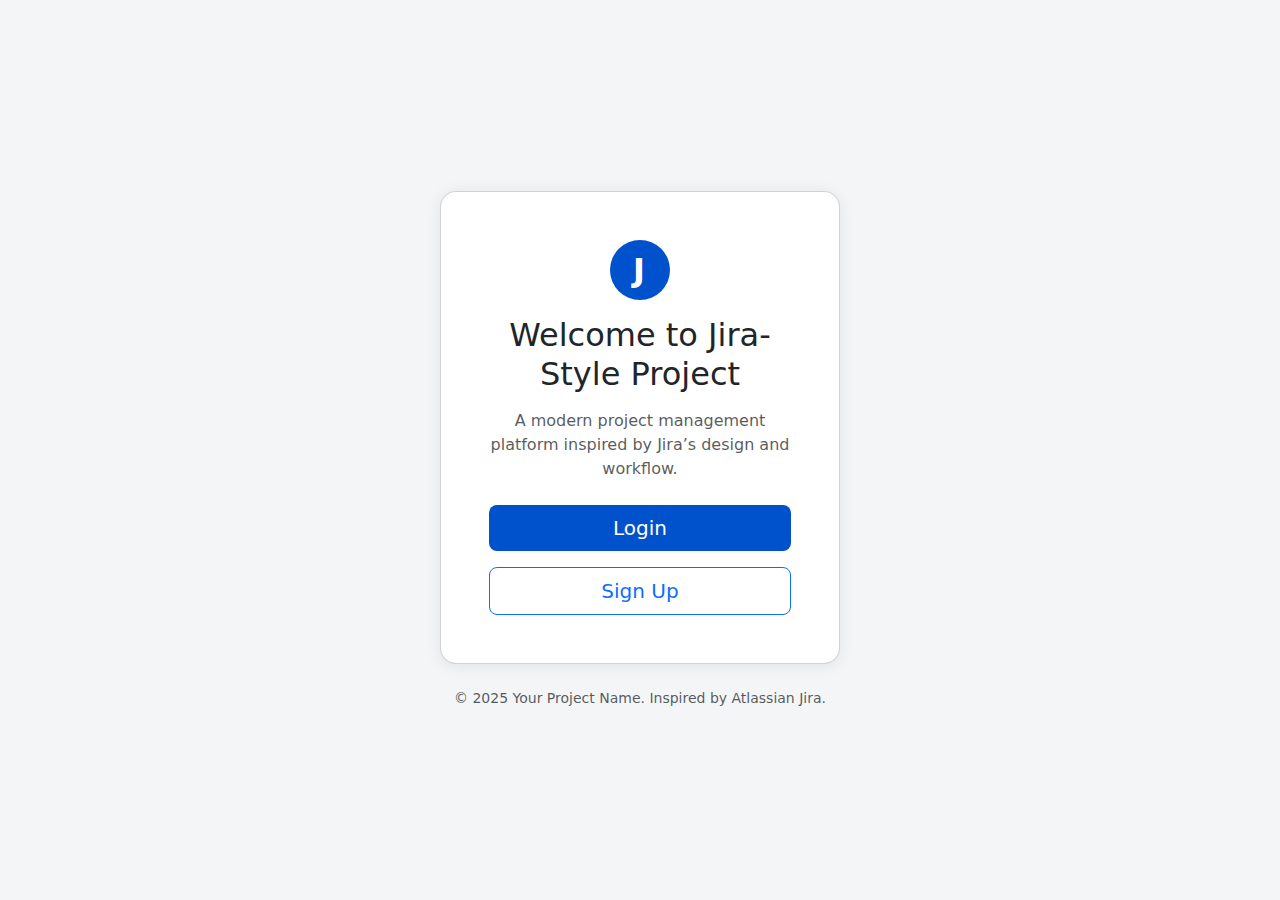
<file: templates/index.html>
<!DOCTYPE html>
<html lang="en">
<head>
  <meta charset="UTF-8">
  <title>Jira-Style Project - Home</title>
  <meta name="viewport" content="width=device-width, initial-scale=1">
  <!-- Bootstrap 5 CSS -->
  <link href="https://cdn.jsdelivr.net/npm/bootstrap@5.3.0/dist/css/bootstrap.min.css" rel="stylesheet">
  <style>
    body {
      background: #f4f5f7;
      min-height: 100vh;
    }
    .brand-logo {
      width: 60px;
      height: 60px;
      background: #0052cc;
      border-radius: 50%;
      display: flex;
      align-items: center;
      justify-content: center;
      margin: 0 auto 1rem auto;
      color: #fff;
      font-size: 2rem;
      font-weight: bold;
      letter-spacing: 2px;
    }
    .card {
      border-radius: 1rem;
      box-shadow: 0 2px 16px rgba(0,0,0,0.08);
    }
    .btn-primary {
      background-color: #0052cc;
      border: none;
    }
    .btn-primary:hover {
      background-color: #0747a6;
    }
  </style>
</head>
<body>
  <div class="container d-flex flex-column justify-content-center align-items-center vh-100">
    <div class="card p-5 text-center" style="max-width: 400px; width: 100%;">
      <div class="brand-logo mb-3">
        J
      </div>
      <h2 class="mb-3">Welcome to Jira-Style Project</h2>
      <p class="mb-4 text-muted">A modern project management platform inspired by Jira’s design and workflow.</p>
      <div class="d-grid gap-3">
        <a href="/auth/login" class="btn btn-primary btn-lg">Login</a>
        <a href="/auth/register" class="btn btn-outline-primary btn-lg">Sign Up</a>
      </div>
    </div>
    <footer class="mt-4 text-muted small">
      &copy; 2025 Your Project Name. Inspired by Atlassian Jira.
    </footer>
  </div>
  <!-- Bootstrap JS (optional, for interactive components) -->
  <script src="https://cdn.jsdelivr.net/npm/bootstrap@5.3.0/dist/js/bootstrap.bundle.min.js"></script>
</body>
</html>
</file>
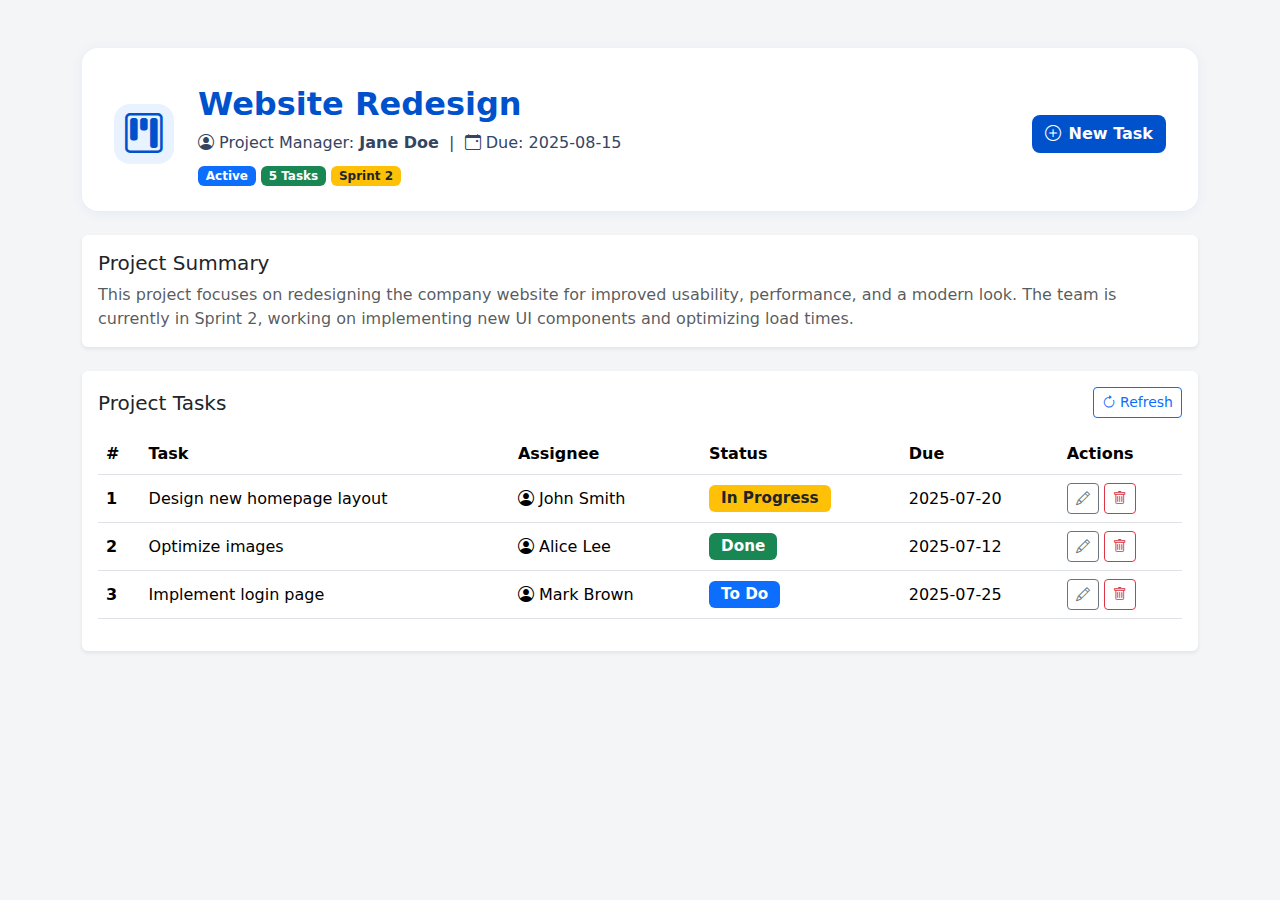
<file: templates/project_dashboard.html>
<!DOCTYPE html>
<html lang="en">
<head>
  <meta charset="UTF-8">
  <title>View Project | Jira-Style Dashboard</title>
  <meta name="viewport" content="width=device-width, initial-scale=1">
  <!-- Bootstrap 5 CSS -->
  <link href="https://cdn.jsdelivr.net/npm/bootstrap@5.3.0/dist/css/bootstrap.min.css" rel="stylesheet">
  <!-- Bootstrap Icons -->
  <link rel="stylesheet" href="https://cdn.jsdelivr.net/npm/bootstrap-icons@1.11.3/font/bootstrap-icons.css">
  <style>
    body { background: #f4f5f7; min-height: 100vh; }
    .project-header {
      background: #fff;
      border-radius: 1rem;
      box-shadow: 0 2px 12px rgba(0,82,204,0.07);
      padding: 2rem 2rem 1.5rem 2rem;
      margin-bottom: 2rem;
      display: flex;
      align-items: center;
      gap: 1.5rem;
    }
    .project-icon {
      font-size: 2.5rem;
      color: #0052cc;
      background: #e9f2ff;
      border-radius: 1rem;
      width: 60px;
      height: 60px;
      display: flex;
      align-items: center;
      justify-content: center;
    }
    .project-title {
      font-size: 2rem;
      font-weight: 700;
      color: #0052cc;
      margin-bottom: 0.2rem;
    }
    .project-meta {
      color: #344563;
      font-size: 1rem;
      margin-bottom: 0;
    }
    .table thead {
      background: #e9f2ff;
      color: #0052cc;
    }
    .table tbody tr {
      background: #fff;
      transition: background 0.15s;
    }
    .table tbody tr:hover {
      background: #f0f7ff;
    }
    .badge-status {
      font-size: 0.95em;
      padding: 0.4em 0.8em;
    }
    .btn-new-task {
      background: #0052cc;
      color: #fff;
      font-weight: 600;
      border-radius: 0.5rem;
    }
    .btn-new-task:hover {
      background: #0747a6;
      color: #fff;
    }
    @media (max-width: 768px) {
      .project-header { flex-direction: column; align-items: flex-start; padding: 1rem; }
      .project-title { font-size: 1.3rem; }
    }
  </style>
</head>
<body>
  <div class="container py-5">
    <!-- Project Header -->
    <div class="project-header mb-4">
      <div class="project-icon">
        <i class="bi bi-kanban"></i>
      </div>
      <div>
        <div class="project-title">Website Redesign</div>
        <div class="project-meta">
          <span><i class="bi bi-person-circle"></i> Project Manager: <b>Jane Doe</b></span> &nbsp;|&nbsp;
          <span><i class="bi bi-calendar-event"></i> Due: 2025-08-15</span>
        </div>
        <div class="project-meta mt-2">
          <span class="badge bg-primary">Active</span>
          <span class="badge bg-success">5 Tasks</span>
          <span class="badge bg-warning text-dark">Sprint 2</span>
        </div>
      </div>
      <div class="ms-auto">
        <a href="#" class="btn btn-new-task"><i class="bi bi-plus-circle me-2"></i>New Task</a>
      </div>
    </div>

    <!-- Project Description -->
    <div class="mb-4">
      <div class="card p-3 shadow-sm border-0">
        <h5 class="mb-2">Project Summary</h5>
        <p class="mb-0 text-muted">
          This project focuses on redesigning the company website for improved usability, performance, and a modern look. The team is currently in Sprint 2, working on implementing new UI components and optimizing load times.
        </p>
      </div>
    </div>

    <!-- Tasks Table -->
    <div class="card shadow-sm border-0">
      <div class="card-body">
        <div class="d-flex justify-content-between align-items-center mb-3">
          <h5 class="mb-0">Project Tasks</h5>
          <a href="#" class="btn btn-sm btn-outline-primary"><i class="bi bi-arrow-clockwise"></i> Refresh</a>
        </div>
        <div class="table-responsive">
          <table class="table align-middle">
            <thead>
              <tr>
                <th scope="col">#</th>
                <th scope="col">Task</th>
                <th scope="col">Assignee</th>
                <th scope="col">Status</th>
                <th scope="col">Due</th>
                <th scope="col">Actions</th>
              </tr>
            </thead>
            <tbody>
              <tr>
                <th>1</th>
                <td>Design new homepage layout</td>
                <td><i class="bi bi-person-circle"></i> John Smith</td>
                <td><span class="badge bg-warning text-dark badge-status">In Progress</span></td>
                <td>2025-07-20</td>
                <td>
                  <a href="#" class="btn btn-sm btn-outline-secondary"><i class="bi bi-pencil"></i></a>
                  <a href="#" class="btn btn-sm btn-outline-danger"><i class="bi bi-trash"></i></a>
                </td>
              </tr>
              <tr>
                <th>2</th>
                <td>Optimize images</td>
                <td><i class="bi bi-person-circle"></i> Alice Lee</td>
                <td><span class="badge bg-success badge-status">Done</span></td>
                <td>2025-07-12</td>
                <td>
                  <a href="#" class="btn btn-sm btn-outline-secondary"><i class="bi bi-pencil"></i></a>
                  <a href="#" class="btn btn-sm btn-outline-danger"><i class="bi bi-trash"></i></a>
                </td>
              </tr>
              <tr>
                <th>3</th>
                <td>Implement login page</td>
                <td><i class="bi bi-person-circle"></i> Mark Brown</td>
                <td><span class="badge bg-primary badge-status">To Do</span></td>
                <td>2025-07-25</td>
                <td>
                  <a href="#" class="btn btn-sm btn-outline-secondary"><i class="bi bi-pencil"></i></a>
                  <a href="#" class="btn btn-sm btn-outline-danger"><i class="bi bi-trash"></i></a>
                </td>
              </tr>
              <!-- Add more tasks as needed -->
            </tbody>
          </table>
        </div>
      </div>
    </div>
  </div>
  <!-- Bootstrap JS -->
  <script src="https://cdn.jsdelivr.net/npm/bootstrap@5.3.0/dist/js/bootstrap.bundle.min.js"></script>
</body>
</html>
</file>
